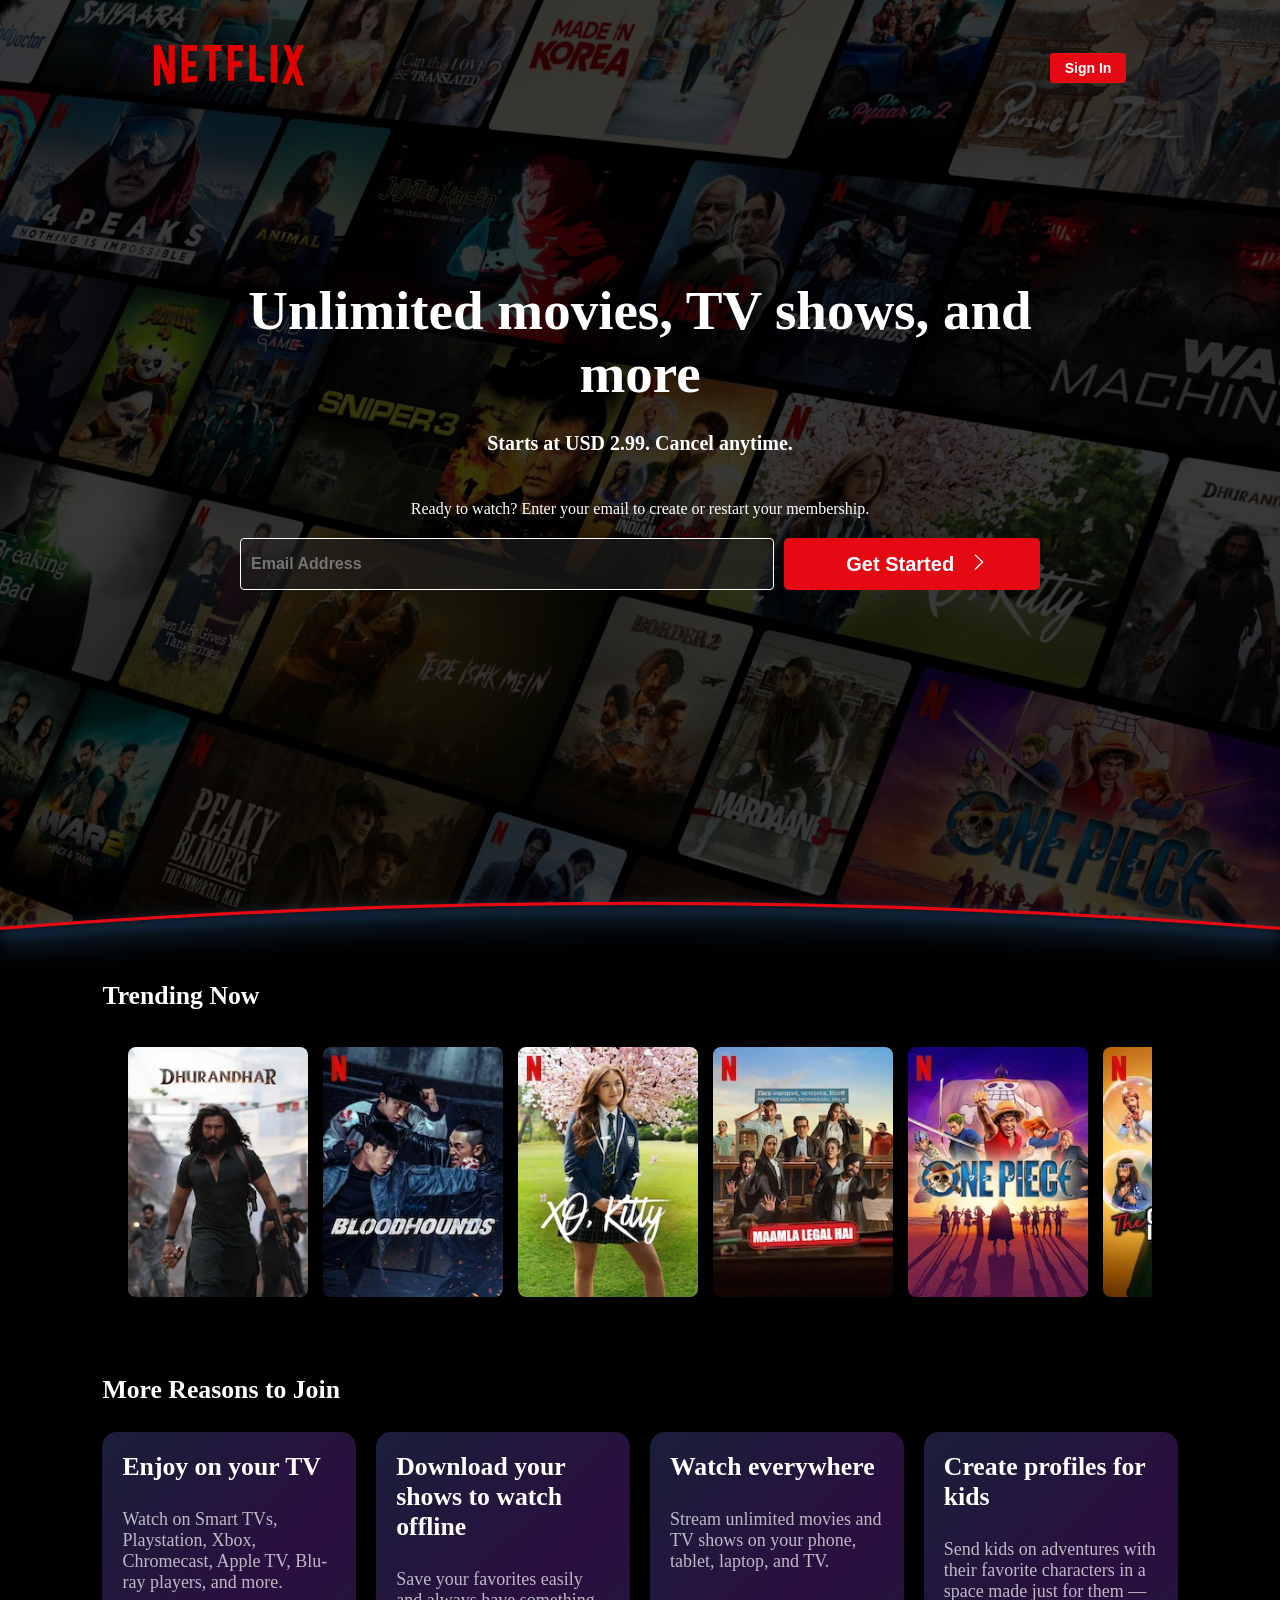
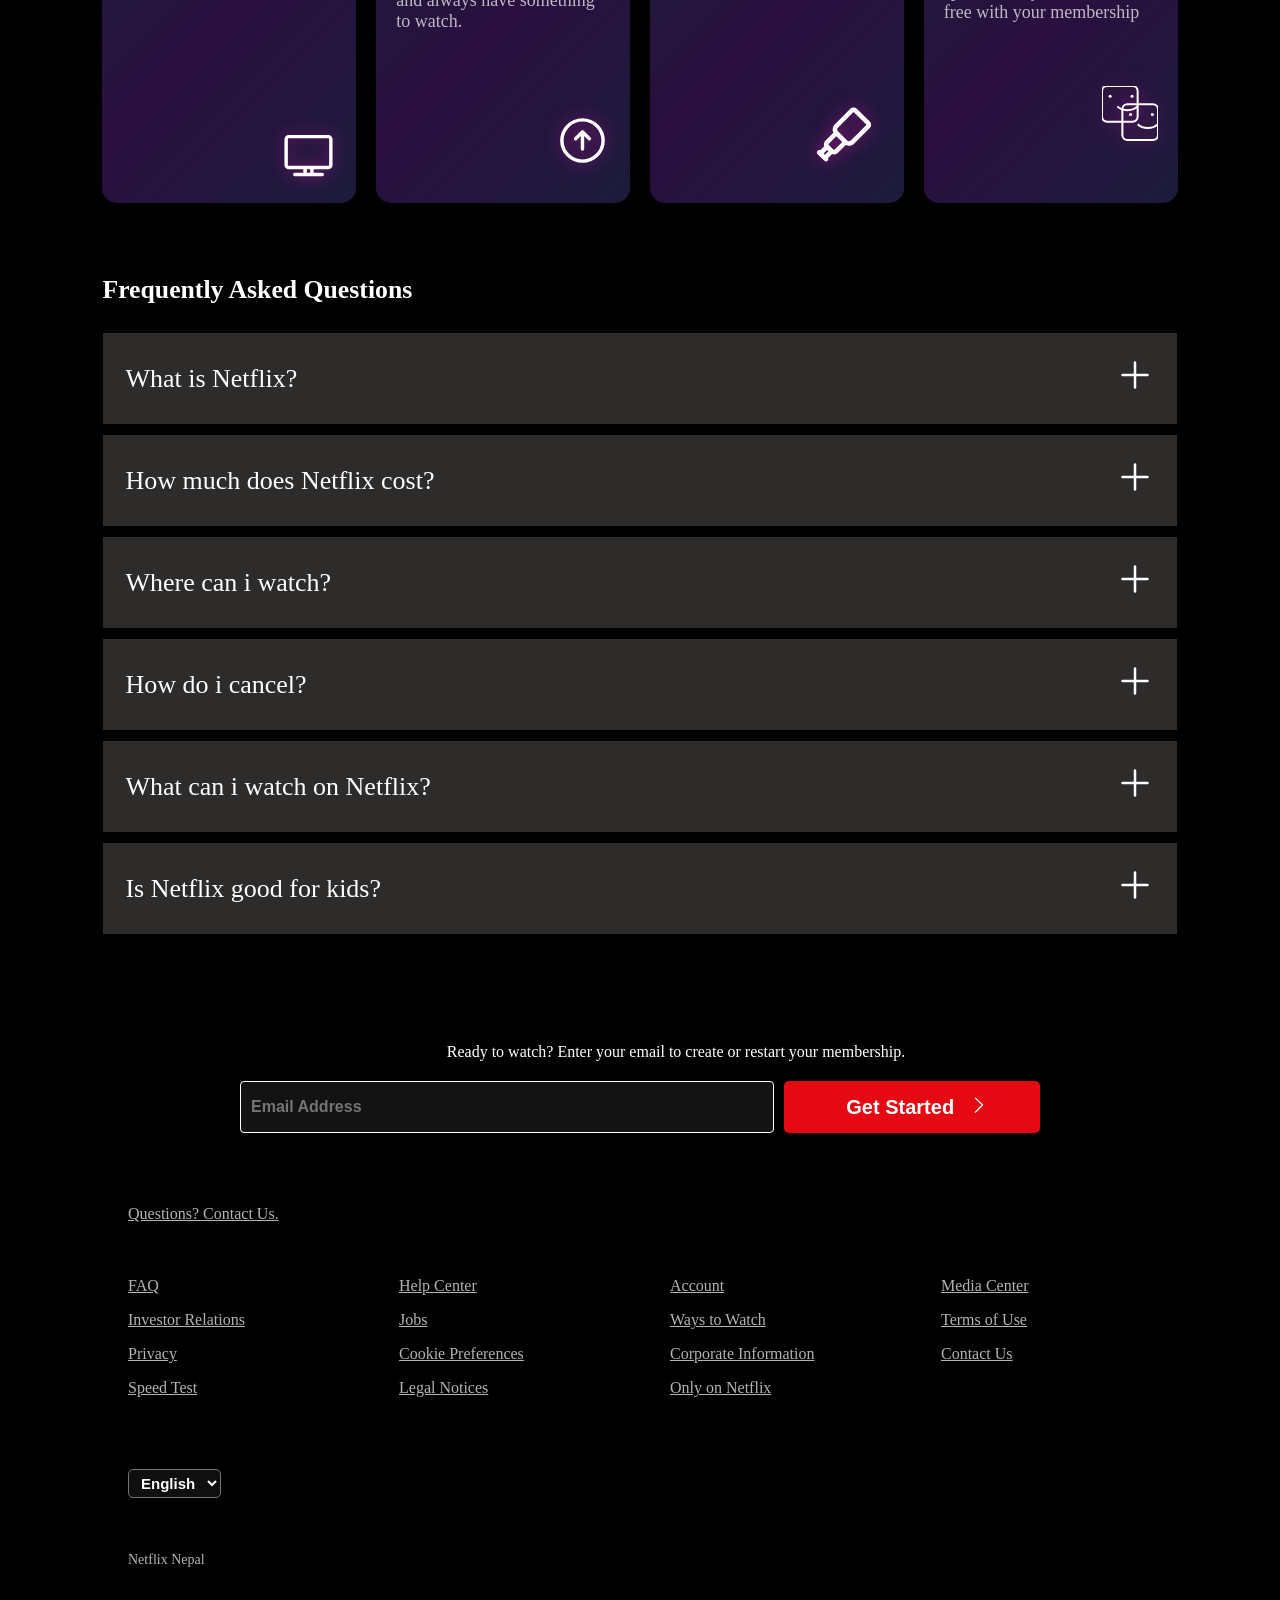
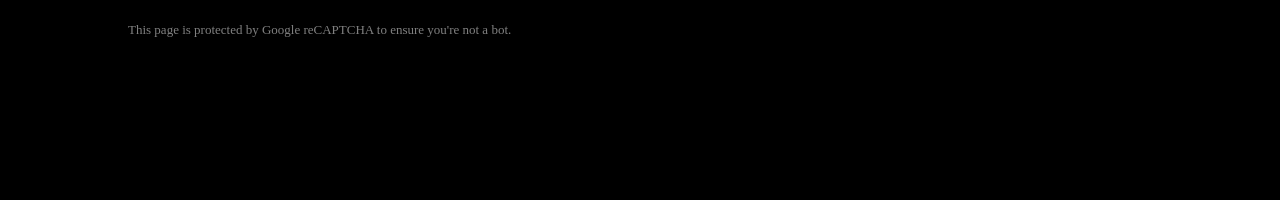
<file: index.html>
<!DOCTYPE html>
<html lang="en">

<head>
    <meta charset="UTF-8">
    <meta name="viewport" content="width=device-width, initial-scale=1.0">
    <title>Netflix Nepal - Watch TV Shows Online, Watch Movies Online</title>
    <link rel="stylesheet" href="styles.css">
</head>

<body>
    <div class="hero">
        <header>

            <nav>
                <div class="logo">
                    <img src="netflix-2-logo-svg-vector.svg" width="150px" alt="">
                </div>
                <div class="right">
                    <button>Sign In</button>
                </div>
            </nav>
        </header>

        <section>
            <div class="container">
                <p>Unlimited movies, TV shows, and more</p>
                <p>Starts at USD 2.99. Cancel anytime.</p>
                <p>Ready to watch? Enter your email to create or restart your membership.</p>
                <span><input type="email" placeholder="Email Address">
                    <button>Get Started <img src="right-arrow-backup-2-svgrepo-com.svg" width="18px"> </button>
                </span>

            </div>
            <svg class="curve" viewBox="0 0 1440 60" preserveAspectRatio="none">
                <path d="M0,50 C480,30 960,30 1440,50 L1440,60 L0,60 Z"></path>
            </svg>

            <svg class="red-curve" viewBox="0 0 1440 60" preserveAspectRatio="none">
                <path d="M0,50 C480,30 960,30 1440,50" fill="none" stroke="#e50914" stroke-width="2" />
            </svg>
    </div>
    <div class="next-section">
        <h3>Trending Now</h3>
        <div class="posters">
            <div class="movie"><img src="1st(Dhurandhar).jpg" height="250" width="180" alt=""></div>
            <div class="movie"><img src="2nd(Bloodhounds).jpg" height="250" width="180" alt=""></div>
            <div class="movie"><img src="3rd(XO Kitty).jpg" height="250" width="180" alt=""></div>
            <div class="movie"><img src="4th.jpg" height="250" width="180" alt=""></div>
            <div class="movie"><img src="5th.jpg" height="250" width="180" alt=""></div>
            <div class="movie"><img src="6th.jpg" height="250" width="180" alt=""></div>
            <div class="movie"><img src="7th.jpg" height="250" width="180" alt=""></div>
            <div class="movie"><img src="8th.jpg" height="250" width="180" alt=""></div>
            <div class="movie"><img src="9th.jpg" height="250" width="180" alt=""></div>
            <div class="movie"><img src="10th.jpg" height="250" width="180" alt=""></div>
        </div>
        <h3>More Reasons to Join</h3>
        <div class="reasons">
            <div class="reason">
                <h3>Enjoy on your TV</h3>
                <div class="para first">
                    <p>Watch on Smart TVs, Playstation, Xbox, Chromecast, Apple TV, Blu-ray players, and more.</p>
                </div>
                <svg xmlns="http://www.w3.org/2000/svg" fill="none" viewBox="0 0 24 24" stroke-width="1.5"
                    stroke="currentColor" class="size-6">
                    <path stroke-linecap="round" stroke-linejoin="round"
                        d="M6 20.25h12m-7.5-3v3m3-3v3m-10.125-3h17.25c.621 0 1.125-.504 1.125-1.125V4.875c0-.621-.504-1.125-1.125-1.125H3.375c-.621 0-1.125.504-1.125 1.125v11.25c0 .621.504 1.125 1.125 1.125Z" />
                </svg>

            </div>
            <div class="reason">
                <h3>Download your shows to watch offline</h3>
                <div class="para second">
                    <p>Save your favorites easily and always have something to watch.</p>
                </div>
                <svg xmlns="http://www.w3.org/2000/svg" fill="none" viewBox="0 0 24 24" stroke-width="1.5"
                    stroke="currentColor" class="size-6">
                    <path stroke-linecap="round" stroke-linejoin="round"
                        d="m15 11.25-3-3m0 0-3 3m3-3v7.5M21 12a9 9 0 1 1-18 0 9 9 0 0 1 18 0Z" />
                </svg>

            </div>
            <div class="reason">
                <h3>Watch everywhere</h3>
                <div class="para third">
                    <p>Stream unlimited movies and TV shows on your phone, tablet, laptop, and TV.</p>
                </div>
                <svg width="80px" height="80px" viewBox="0 0 24 24" fill="none" xmlns="http://www.w3.org/2000/svg">
                    <path fill-rule="evenodd" clip-rule="evenodd"
                        d="M14.7529 0.790742C15.5284 0.0152789 16.7837 0.00892685 17.567 0.776495L23.2422 6.33797C24.039 7.11875 24.043 8.40043 23.2511 9.18615L16.3702 16.0136C15.3949 16.9814 13.9421 17.1752 12.7754 16.5967L9.36714 20.0049C8.67655 20.6955 7.67166 20.8802 6.81291 20.5591L5.04343 22.3286C5.24437 22.7066 5.1856 23.1864 4.86714 23.5049C4.47662 23.8954 3.84345 23.8954 3.45293 23.5049L2.95293 23.0049L0.952927 21.0049L0.452927 20.5049C0.0624031 20.1144 0.0624031 19.4812 0.452927 19.0907C0.77139 18.7722 1.25121 18.7134 1.62922 18.9144L3.3987 17.1449C3.07759 16.2861 3.26234 15.2813 3.95294 14.5907L7.36152 11.1822C6.78415 10.0153 6.98129 8.5624 7.95293 7.59076L14.7529 0.790742ZM8.66003 12.7121L5.36714 16.0049C5.20539 16.1667 5.20538 16.4289 5.36714 16.5907L7.36714 18.5907C7.52891 18.7524 7.79118 18.7524 7.95294 18.5907L11.2458 15.2979L8.66003 12.7121ZM4.66003 18.712L3.07425 20.2978L3.66003 20.8836L5.24582 19.2978L4.66003 18.712ZM21.8424 7.76644L16.1672 2.20496L9.36714 9.00498C8.92924 9.44288 8.92924 10.1529 9.36714 10.5908L13.3671 14.5908C13.8071 15.0307 14.5199 15.0321 14.9615 14.5939L21.8424 7.76644Z"
                        fill="#ffffff" />
                </svg>
            </div>
            <div class="reason">
                <h3>Create profiles for kids</h3>
                <div class="para fourth">
                    <p>Send kids on adventures with their favorite characters in a space made just for them — free with
                        your membership</p>
                </div>
                <svg class="icon" viewBox="0 0 110 108" fill="none">
                    <!-- Left screen -->
                    <rect x="0" y="0" width="70" height="70" rx="10" stroke="currentColor" stroke-width="4" />

                    <!-- Right screen -->
                    <rect x="40" y="36" width="70" height="70" rx="10" stroke="currentColor" stroke-width="4" />

                    <!-- Eyes / dots -->
                    <circle cx="16" cy="20" r="3" fill="currentColor" />
                    <circle cx="59" cy="20" r="3" fill="currentColor" />
                    <circle cx="56" cy="56" r="3" fill="currentColor" />
                    <circle cx="99" cy="56" r="3" fill="currentColor" />

                    <!-- Smile / curve -->
                    <path d="M30 40 C40 50, 60 50, 70 40" stroke="currentColor" stroke-width="4" fill="none" />
                    <path d="M70 75 C80 85, 100 85, 110 75" stroke="currentColor" stroke-width="4" fill="none" />
                </svg>
            </div>
        </div>
        <div class="frequent">
            <h3>Frequently Asked Questions</h3>
            <div class="box box1">
                <div class="text">What is Netflix?</div>
                <div class="right"><svg xmlns="http://www.w3.org/2000/svg" fill="none" viewBox="0 0 24 24"
                        stroke-width="1.5" stroke="currentColor" class="size-6">
                        <path stroke-linecap="round" stroke-linejoin="round" d="M12 4.5v15m7.5-7.5h-15" />
                    </svg>
                </div>
            </div>
            <div class="box box2">
                <div class="text">How much does Netflix cost?</div>
                <div class="right"><svg xmlns="http://www.w3.org/2000/svg" fill="none" viewBox="0 0 24 24"
                        stroke-width="1.5" stroke="currentColor" class="size-6">
                        <path stroke-linecap="round" stroke-linejoin="round" d="M12 4.5v15m7.5-7.5h-15" />
                    </svg>
                </div>
            </div>
            <div class="box box3">
                <div class="text">Where can i watch?</div>
                <div class="right"><svg xmlns="http://www.w3.org/2000/svg" fill="none" viewBox="0 0 24 24"
                        stroke-width="1.5" stroke="currentColor" class="size-6">
                        <path stroke-linecap="round" stroke-linejoin="round" d="M12 4.5v15m7.5-7.5h-15" />
                    </svg>
                </div>
            </div>
            <div class="box box4">
                <div class="text">How do i cancel?</div>
                <div class="right"><svg xmlns="http://www.w3.org/2000/svg" fill="none" viewBox="0 0 24 24"
                        stroke-width="1.5" stroke="currentColor" class="size-6">
                        <path stroke-linecap="round" stroke-linejoin="round" d="M12 4.5v15m7.5-7.5h-15" />
                    </svg>
                </div>
            </div>
            <div class="box box5">
                <div class="text">What can i watch on Netflix?</div>
                <div class="right"><svg xmlns="http://www.w3.org/2000/svg" fill="none" viewBox="0 0 24 24"
                        stroke-width="1.5" stroke="currentColor" class="size-6">
                        <path stroke-linecap="round" stroke-linejoin="round" d="M12 4.5v15m7.5-7.5h-15" />
                    </svg>
                </div>
            </div>
            <div class="box box6">
                <div class="text">Is Netflix good for kids?</div>
                <div class="right"><svg xmlns="http://www.w3.org/2000/svg" fill="none" viewBox="0 0 24 24"
                        stroke-width="1.5" stroke="currentColor" class="size-6">
                        <path stroke-linecap="round" stroke-linejoin="round" d="M12 4.5v15m7.5-7.5h-15" />
                    </svg>
                </div>
            </div>
        </div>
    </div>
    <footer>
        <div class="mail">
            <p>Ready to watch? Enter your email to create or restart your membership.</p>
            <span><input type="email" placeholder="Email Address">
                <button>Get Started <img src="right-arrow-backup-2-svgrepo-com.svg" width="18px"> </button>
            </span>
        </div>
        <div class="questions">
            <p><u>Questions? Contact Us.</u></p>
            <div class="for-grid">

                <div class=" param">FAQ</div>
                <div class=" param">Help Center</div>
                <div class=" param">Account</div>
                <div class=" param">
                    Media Center</div>
                <div class=" param">Investor Relations</div>
                <div class=" param">Jobs</div>
                <div class=" param">
                    Ways to Watch</div>
                <div class=" param">Terms of Use</div>
                <div class=" param">Privacy</div>
                <div class=" param">
                    Cookie Preferences</div>
                <div class="param">
                    Corporate Information</div>
                <div class="param">Contact Us</div>
                <div class="param">Speed Test</div>
                <div class="param">
                    Legal Notices</div>
                <div class="param">Only on Netflix</div>
            </div>
            <div class="lang-btn">

                <select name="language" id="lang">
                    <option value="english">English</option>
                </select>
            </div>
            <div class="closing">
                <p>Netflix Nepal</p>
                <p>This page is protected by Google reCAPTCHA to ensure you're not a bot.</p>
            </div>
        </div>
    </footer>


</body>

</html>
</file>
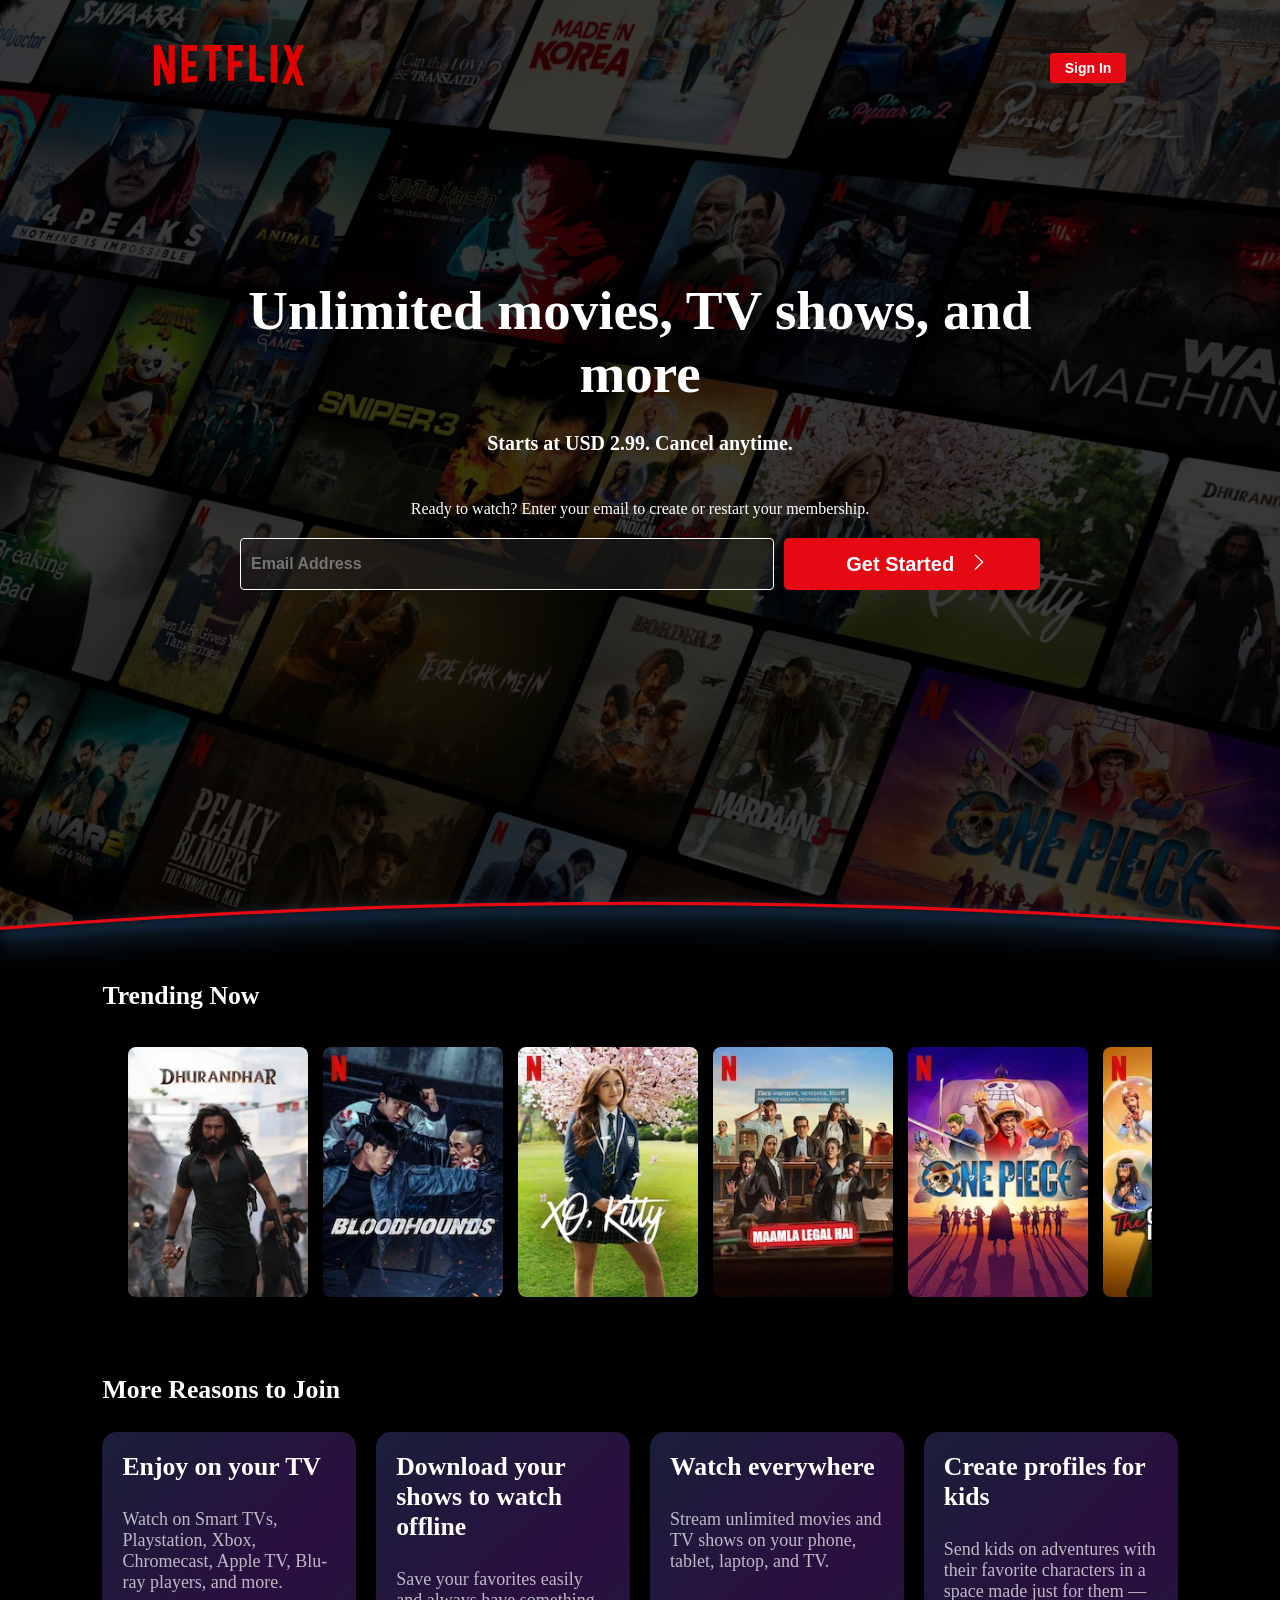
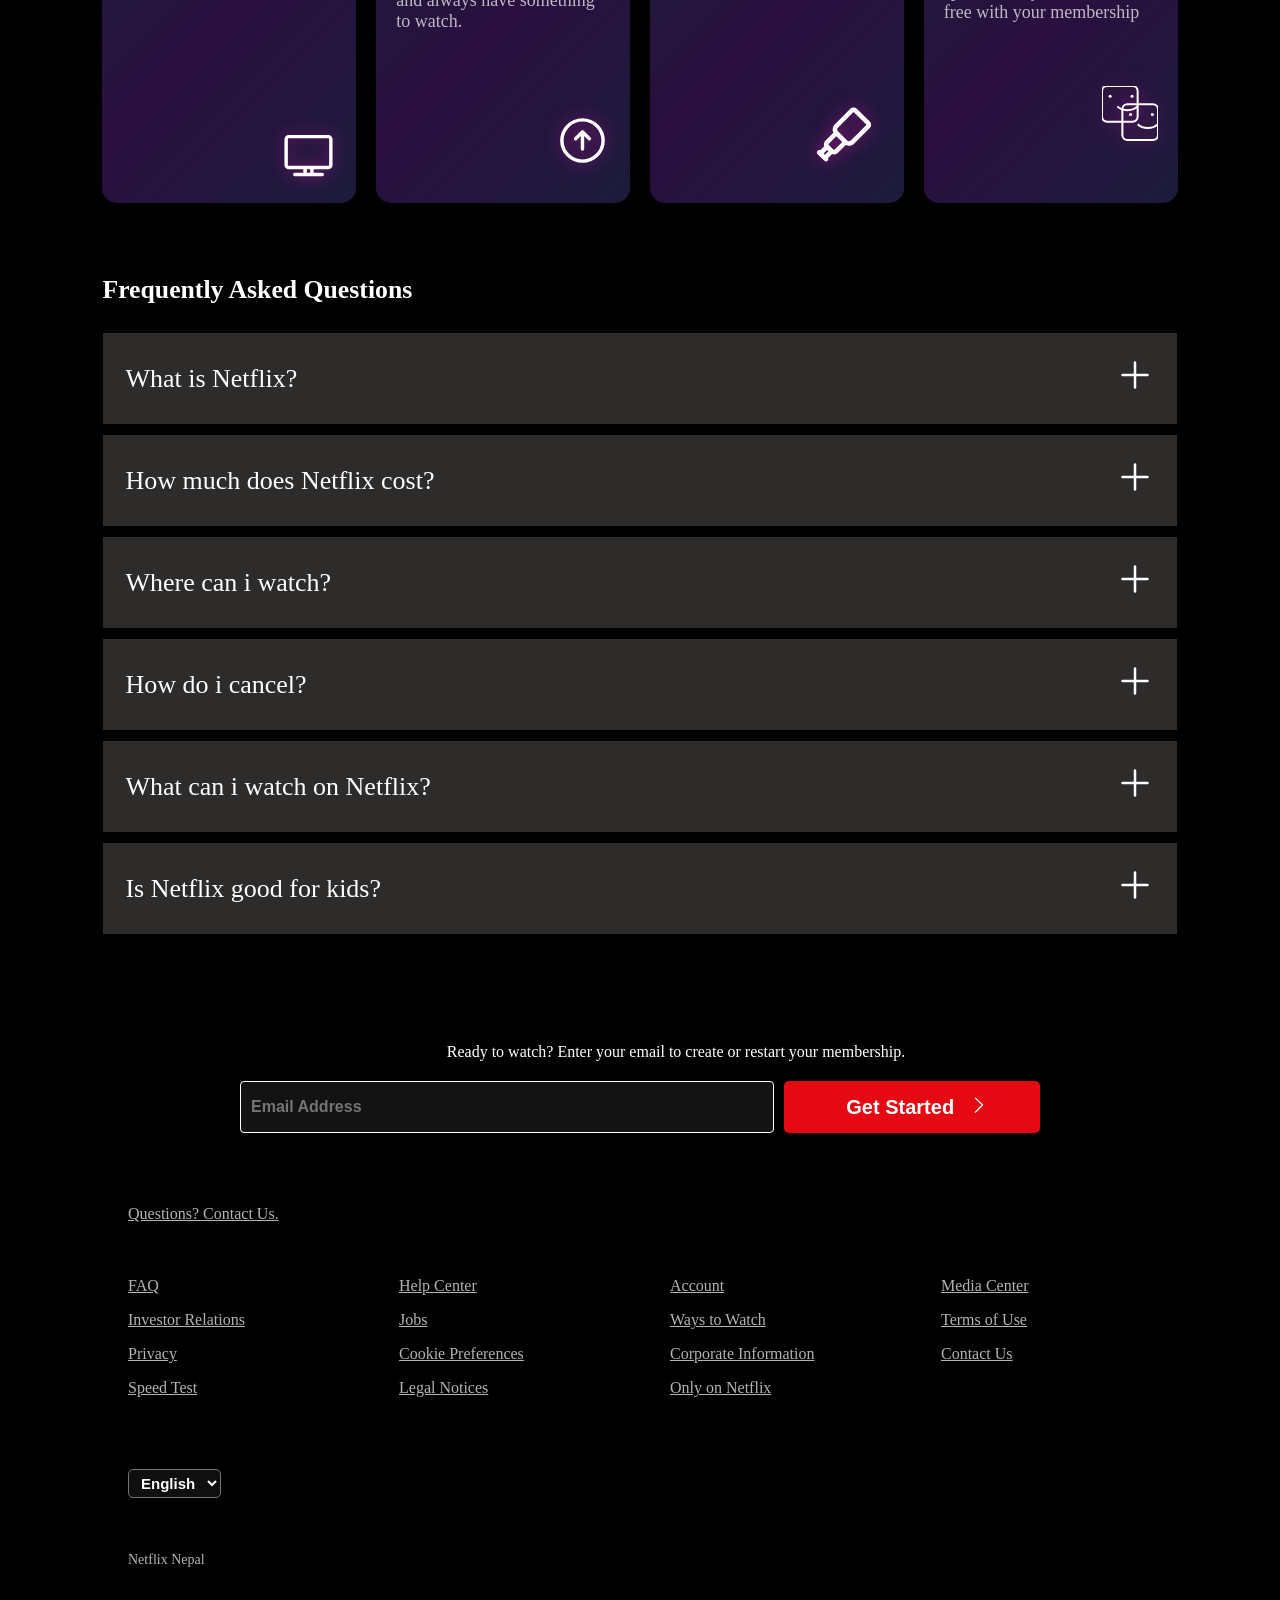
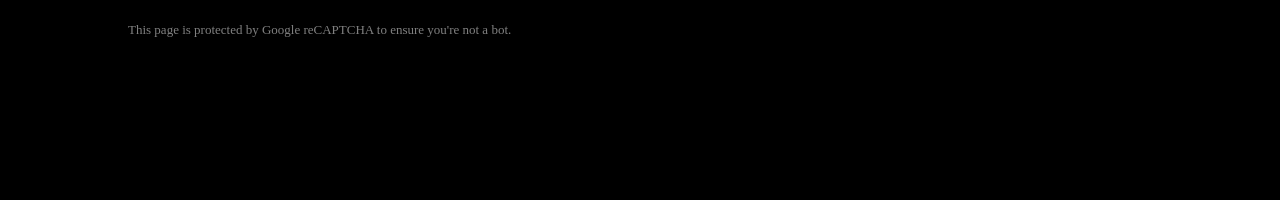
<file: Netflix_Clone_Project-1.html>
<!DOCTYPE html>
<html lang="en">

<head>
    <meta charset="UTF-8">
    <meta name="viewport" content="width=device-width, initial-scale=1.0">
    <title>Netflix Nepal - Watch TV Shows Online, Watch Movies Online</title>
    <link rel="stylesheet" href="styles.css">
</head>

<body>
    <!-- <div class="background-image">
        <img src="netflix_background_image.jpg" alt="">
    </div> -->
    <div class="hero">
        <header>

            <nav>
                <div class="logo">
                    <img src="netflix-2-logo-svg-vector.svg" width="150px" alt="">
                </div>
                <div class="right">
                    <button>Sign In</button>
                </div>
            </nav>
        </header>

        <section>
            <div class="container">
                <p>Unlimited movies, TV shows, and more</p>
                <p>Starts at USD 2.99. Cancel anytime.</p>
                <p>Ready to watch? Enter your email to create or restart your membership.</p>
                <span><input type="email" placeholder="Email Address">
                    <button>Get Started <img src="right-arrow-backup-2-svgrepo-com.svg" width="18px"> </button>
                </span>

            </div>
            <svg class="curve" viewBox="0 0 1440 60" preserveAspectRatio="none">
                <path d="M0,50 C480,30 960,30 1440,50 L1440,60 L0,60 Z"></path>
            </svg>

            <svg class="red-curve" viewBox="0 0 1440 60" preserveAspectRatio="none">
                <path d="M0,50 C480,30 960,30 1440,50" fill="none" stroke="#e50914" stroke-width="2" />
            </svg>
    </div>
    <div class="next-section">
        <h3>Trending Now</h3>
        <div class="posters">
            <div class="movie"><img src="1st(Dhurandhar).jpg" height="250" width="180" alt=""></div>
            <div class="movie"><img src="2nd(Bloodhounds).jpg" height="250" width="180" alt=""></div>
            <div class="movie"><img src="3rd(XO Kitty).jpg" height="250" width="180" alt=""></div>
            <div class="movie"><img src="4th.jpg" height="250" width="180" alt=""></div>
            <div class="movie"><img src="5th.jpg" height="250" width="180" alt=""></div>
            <div class="movie"><img src="6th.jpg" height="250" width="180" alt=""></div>
            <div class="movie"><img src="7th.jpg" height="250" width="180" alt=""></div>
            <div class="movie"><img src="8th.jpg" height="250" width="180" alt=""></div>
            <div class="movie"><img src="9th.jpg" height="250" width="180" alt=""></div>
            <div class="movie"><img src="10th.jpg" height="250" width="180" alt=""></div>
        </div>
        <h3>More Reasons to Join</h3>
        <div class="reasons">
            <div class="reason">
                <h3>Enjoy on your TV</h3>
                <div class="para first">
                    <p>Watch on Smart TVs, Playstation, Xbox, Chromecast, Apple TV, Blu-ray players, and more.</p>
                </div>
                <svg xmlns="http://www.w3.org/2000/svg" fill="none" viewBox="0 0 24 24" stroke-width="1.5" stroke="currentColor" class="size-6">
  <path stroke-linecap="round" stroke-linejoin="round" d="M6 20.25h12m-7.5-3v3m3-3v3m-10.125-3h17.25c.621 0 1.125-.504 1.125-1.125V4.875c0-.621-.504-1.125-1.125-1.125H3.375c-.621 0-1.125.504-1.125 1.125v11.25c0 .621.504 1.125 1.125 1.125Z" />
</svg>

            </div>
            <div class="reason">
                <h3>Download your shows to watch offline</h3>
                <div class="para second">
                    <p>Save your favorites easily and always have something to watch.</p>
                </div>
               <svg xmlns="http://www.w3.org/2000/svg" fill="none" viewBox="0 0 24 24" stroke-width="1.5" stroke="currentColor" class="size-6">
  <path stroke-linecap="round" stroke-linejoin="round" d="m15 11.25-3-3m0 0-3 3m3-3v7.5M21 12a9 9 0 1 1-18 0 9 9 0 0 1 18 0Z" />
</svg>

            </div>
            <div class="reason">
                <h3>Watch everywhere</h3>
                <div class="para third">
                    <p>Stream unlimited movies and TV shows on your phone, tablet, laptop, and TV.</p>
                </div>
                <?xml version="1.0" encoding="utf-8"?><!-- Uploaded to: SVG Repo, www.svgrepo.com, Generator: SVG Repo Mixer Tools -->
<svg width="80px" height="80px" viewBox="0 0 24 24" fill="none" xmlns="http://www.w3.org/2000/svg">
<path fill-rule="evenodd" clip-rule="evenodd" d="M14.7529 0.790742C15.5284 0.0152789 16.7837 0.00892685 17.567 0.776495L23.2422 6.33797C24.039 7.11875 24.043 8.40043 23.2511 9.18615L16.3702 16.0136C15.3949 16.9814 13.9421 17.1752 12.7754 16.5967L9.36714 20.0049C8.67655 20.6955 7.67166 20.8802 6.81291 20.5591L5.04343 22.3286C5.24437 22.7066 5.1856 23.1864 4.86714 23.5049C4.47662 23.8954 3.84345 23.8954 3.45293 23.5049L2.95293 23.0049L0.952927 21.0049L0.452927 20.5049C0.0624031 20.1144 0.0624031 19.4812 0.452927 19.0907C0.77139 18.7722 1.25121 18.7134 1.62922 18.9144L3.3987 17.1449C3.07759 16.2861 3.26234 15.2813 3.95294 14.5907L7.36152 11.1822C6.78415 10.0153 6.98129 8.5624 7.95293 7.59076L14.7529 0.790742ZM8.66003 12.7121L5.36714 16.0049C5.20539 16.1667 5.20538 16.4289 5.36714 16.5907L7.36714 18.5907C7.52891 18.7524 7.79118 18.7524 7.95294 18.5907L11.2458 15.2979L8.66003 12.7121ZM4.66003 18.712L3.07425 20.2978L3.66003 20.8836L5.24582 19.2978L4.66003 18.712ZM21.8424 7.76644L16.1672 2.20496L9.36714 9.00498C8.92924 9.44288 8.92924 10.1529 9.36714 10.5908L13.3671 14.5908C13.8071 15.0307 14.5199 15.0321 14.9615 14.5939L21.8424 7.76644Z" fill="#ffffff"/>
</svg>
            </div>
            <div class="reason">
                <h3>Create profiles for kids</h3>
                <div class="para fourth">
                    <p>Send kids on adventures with their favorite characters in a space made just for them — free with your membership</p>
                </div>
                <svg class="icon" viewBox="0 0 110 108" fill="none">
  <!-- Left screen -->
  <rect x="0" y="0" width="70" height="70" rx="10" stroke="currentColor" stroke-width="4"/>

  <!-- Right screen -->
  <rect x="40" y="36" width="70" height="70" rx="10" stroke="currentColor" stroke-width="4"/>

  <!-- Eyes / dots -->
  <circle cx="16" cy="20" r="3" fill="currentColor"/>
  <circle cx="59" cy="20" r="3" fill="currentColor"/>
  <circle cx="56" cy="56" r="3" fill="currentColor"/>
  <circle cx="99" cy="56" r="3" fill="currentColor"/>

  <!-- Smile / curve -->
  <path d="M30 40 C40 50, 60 50, 70 40" stroke="currentColor" stroke-width="4" fill="none"/>
  <path d="M70 75 C80 85, 100 85, 110 75" stroke="currentColor" stroke-width="4" fill="none"/>
</svg>
            </div>
        </div>
        <div class="frequent">
            <h3>Frequently Asked Questions</h3>
            <div class="box box1">
                <div class="text">What is Netflix?</div>
                <div class="right"><svg xmlns="http://www.w3.org/2000/svg" fill="none" viewBox="0 0 24 24" stroke-width="1.5" stroke="currentColor" class="size-6">
  <path stroke-linecap="round" stroke-linejoin="round" d="M12 4.5v15m7.5-7.5h-15" />
</svg>
</div>
            </div>
            <div class="box box2">
                <div class="text">How much does Netflix cost?</div>
                <div class="right"><svg xmlns="http://www.w3.org/2000/svg" fill="none" viewBox="0 0 24 24" stroke-width="1.5" stroke="currentColor" class="size-6">
  <path stroke-linecap="round" stroke-linejoin="round" d="M12 4.5v15m7.5-7.5h-15" />
</svg>
</div>
            </div>
            <div class="box box3">
                <div class="text">Where can i watch?</div>
                <div class="right"><svg xmlns="http://www.w3.org/2000/svg" fill="none" viewBox="0 0 24 24" stroke-width="1.5" stroke="currentColor" class="size-6">
  <path stroke-linecap="round" stroke-linejoin="round" d="M12 4.5v15m7.5-7.5h-15" />
</svg>
</div>
            </div>
            <div class="box box4">
                <div class="text">How do i cancel?</div>
                <div class="right"><svg xmlns="http://www.w3.org/2000/svg" fill="none" viewBox="0 0 24 24" stroke-width="1.5" stroke="currentColor" class="size-6">
  <path stroke-linecap="round" stroke-linejoin="round" d="M12 4.5v15m7.5-7.5h-15" />
</svg>
</div>
            </div>
            <div class="box box5">
                <div class="text">What can i watch on Netflix?</div>
                <div class="right"><svg xmlns="http://www.w3.org/2000/svg" fill="none" viewBox="0 0 24 24" stroke-width="1.5" stroke="currentColor" class="size-6">
  <path stroke-linecap="round" stroke-linejoin="round" d="M12 4.5v15m7.5-7.5h-15" />
</svg>
</div>
            </div>
            <div class="box box6">
                <div class="text">Is Netflix good for kids?</div>
                <div class="right"><svg xmlns="http://www.w3.org/2000/svg" fill="none" viewBox="0 0 24 24" stroke-width="1.5" stroke="currentColor" class="size-6">
  <path stroke-linecap="round" stroke-linejoin="round" d="M12 4.5v15m7.5-7.5h-15" />
</svg>
</div>
            </div>
        </div>
    </div>
    <footer>
        <div class="mail">
            <p>Ready to watch? Enter your email to create or restart your membership.</p>
                <span><input type="email" placeholder="Email Address">
                    <button>Get Started <img src="right-arrow-backup-2-svgrepo-com.svg" width="18px"> </button>
                </span>
        </div>
        <div class="questions">
            <p><u>Questions? Contact Us.</u></p>
            <div class="for-grid">

                <div class=" param">FAQ</div>
                <div class=" param">Help Center</div>
                <div class=" param">Account</div>
                <div class=" param">
                    Media Center</div>
                    <div class=" param">Investor Relations</div>
                    <div class=" param">Jobs</div>
                    <div class=" param">
                        Ways to Watch</div>
                        <div class=" param">Terms of Use</div>
                        <div class=" param">Privacy</div>
                        <div class=" param">
                            Cookie Preferences</div>
                            <div class="param">
                                Corporate Information</div>
                                <div class="param">Contact Us</div>
                                <div class="param">Speed Test</div>
                                <div class="param">
                                    Legal Notices</div>
                                    <div class="param">Only on Netflix</div>
                                </div>
                                <div class="lang-btn">
                                    
                                        <select name="language" id="lang">
                                            <option value="english">English</option>
                                        </select>
                                </div>
                                <div class="closing">
                                    <p>Netflix Nepal</p>
                                    <p>This page is protected by Google reCAPTCHA to ensure you're not a bot.</p>
                                </div>
        </div>
    </footer>


</body>

</html>
</file>
<file: styles.css>
* {
            margin: 0;
            padding: 0;

        }



        body {
            background-color: black;
            /* min-height: 100vh; */
            /* background-image: url(netflix_background_image.jpg); */
            font-family: 'Segoe UI', 'Roboto', 'Ubuntu', 'sans-serif';
        }

        .hero {
            min-height: 105vh;
            position: relative;

            background: url("netflix_background_image.jpg") center/cover no-repeat;
            background-position: center center;
        }

        .curve {
            position: absolute;
            bottom: 0;
            width: 100%;
            height: 100px;
            fill: black;
            z-index: 5;
        }

        .red-curve {
            position: absolute;
            bottom: 0;
            width: 100%;
            height: 100px;
            z-index: 6;

            filter:
                drop-shadow(0 6px 6px rgba(61, 140, 214, 0.7)) drop-shadow(0 12px 12px rgba(61, 140, 214, 0.7));
        }

        .hero::before {
            content: "";
            position: absolute;
            top: 0;
            left: 0;
            width: 100%;
            height: 100%;
            background-color: rgba(0, 0, 0, 0.7);
            /* overlay */
        }

        nav {
            /* border: 2px solid black; */
            height: 15vh;
            display: flex;

            justify-content: space-between;
            align-items: center;
            margin: 0 12vw;
        }

        .logo img {
            filter: contrast(180%);
            /* filter: brightness(100%); */
        }



        nav .right button {
            padding: 7px 15px;
            background-color: rgb(229, 9, 20);
            border: rgb(229, 9, 20);
            border-radius: 3px;
            color: white;
            font-weight: 550;
            font-size: 14px;
            filter: brightness(100%);
            cursor: pointer;
        }

        section .container {
            z-index: 2;
            display: flex;
            flex-direction: column;
            justify-content: center;
            flex-wrap: wrap;
            margin: 16vh auto 5vh auto;
            max-width: 800px;
            padding: 0 20px;

            text-align: center;
            color: white;
            position: relative;
            z-index: 12;
        }


        section .container p:first-child {
            font-size: 55px;
            font-weight: 800;

        }

        section .container p:nth-child(2) {
            font-size: 20px;
            font-weight: bolder;
            margin: 3vh 0 2vh 0;
        }

        section .container p:nth-child(3) {
            font-size: 16px;
            font-weight: 500;
            margin: 3vh 0 20px 0;
        }

        section .container span {
            display: flex;
            gap: 10px;
            width: 100%;
        }

        section .container span input {

            flex: 2;
            height: 50px;
            border-radius: 4px;
            border: 1px solid white;
            background-color: rgba(34, 32, 32, 0.6);
            color: white;
            padding: 0 10px;
            font-size: medium;
            font-weight: bold;
        }



        section .container span button {
            flex: 1;
            background-color: rgb(229, 9, 20);
            color: white;
            border: none;
            border-radius: 5px;
            font-size: 20px;
            font-weight: bold;
            cursor: pointer;




        }

        section .container span button img {
            filter: invert(1);
            position: relative;
            left: 10px;

        }

        .next-section {
            color: white;
            display: flex;
            flex-direction: column;
            justify-content: center;
            flex-wrap: wrap;
            align-items: center;
            padding: 4vh 0;
            font-size: 22px;
            font-weight: 500;
        }

        .next-section>h3 {
            padding-left: 8vw;
            align-self: flex-start;
        }

        .posters {
            margin: 4vh 0 8vh 0;
            width: 80vw;
            display: flex;
            overflow: auto hidden;
            gap: 15px;
        }

        .posters .movie img {
            border-radius: 8px;
            transition: transform 0.3s ease;
        }

        .posters .movie img:hover {
            transform: scale(1.08);
        }

        .reasons {
            margin-top: 3vh;
            width: 84vw;
            display: grid;
            grid-template-columns: repeat(4, 1fr);
            gap: 20px;
        }

        .reasons .reason {
            border-radius: 15px;
            padding: 20px;
            display: flex;
            flex-direction: column;
            flex-wrap: wrap;
            background: linear-gradient(135deg,
                    #1a1f3a,
                    #2a0f3f,
                    #1c1c3c);
        }

        .reason p {
            font-size: 18px;
            color: rgba(255, 255, 255, 0.7);
            padding: 3vh 0;


        }

        .first {
            margin-bottom: 12vh;
        }

        .second {
            margin-bottom: 6vh;
        }

        .third {
            margin-bottom: 12vh;
        }

        .fourth {
            margin-bottom: 4vh;
        }


        .reason svg {
            height: 55px;
            align-self: flex-end;
            filter: drop-shadow(0 0 8px rgba(221, 18, 170, 0.6));
        }

        .frequent {
            margin-top: 8vh;
            display: flex;
            flex-direction: column;
            width: 84vw;

        }

        .frequent h3 {
            /* padding-left: 8vw; */
            align-self: flex-start;
            margin-bottom: 2vh;

        }

        .frequent .box {
            margin-top: 1vh;
            display: flex;
            justify-content: space-between;
            align-items: center;
            flex-wrap: wrap;
            background-color: rgb(46, 43, 43);
            padding: 22px;
            font-size: 26px;
            font-weight: 400;
            cursor: pointer;
            border: 1px solid black;
        }

        .frequent .box .right svg {
            height: 40px;

        }

        footer .mail {
            z-index: 2;
            display: flex;
            flex-direction: column;
            justify-content: center;
            margin: 0 auto;
            max-width: 800px;
            padding: 0 20px;
            text-align: center;
            color: white;
        }

        footer .mail p {
            position: relative;
            font-size: 16px;
            font-weight: 500;
            margin: 8vh 0 20px 8vh;

        }

        footer .mail span {
            display: flex;
            gap: 10px;
            width: 100%;
        }

        footer .mail span input {
            flex: 2;
            height: 50px;
            border-radius: 4px;
            border: 1px solid white;
            background-color: rgba(34, 32, 32, 0.6);
            color: white;
            padding: 0 10px;
            font-size: medium;
            font-weight: bold;
        }

        footer .mail span button {
            flex: 1;
            background-color: rgb(229, 9, 20);
            color: white;
            border: none;
            border-radius: 5px;
            font-size: 20px;
            font-weight: bold;
            cursor: pointer;
        }

        nav .right button:hover {
            background-color: rgb(193, 17, 25);
        }


        footer .mail span button img {
            filter: invert(1);
            position: relative;
            left: 10px;
        }

        footer .questions {
            color: rgba(255, 255, 255, 0.7);
            margin: 8vh 10vw;
            font-weight: 500;

        }

        footer .questions .for-grid {
            cursor: pointer;
            margin: 6vh 0;
            display: grid;
            grid-template-rows: repeat(4, 1fr);
            grid-template-columns: repeat(4, 1fr);
            text-decoration: underline;
            gap: 16px 60px;
        }

        footer .questions .lang-btn select {
            margin: 8vh 0 6vh 0;
            color: white;
            background-color: rgb(15, 15, 15);
            border-radius: 5px;
            font-size: 15px;
            font-weight: bold;
            display: flex;
            flex-direction: column;
            flex-wrap: wrap;
            justify-content: center;
            align-items: center;
            padding: 4px 8px;
        }


        footer .closing {
            margin-bottom: 8vh;

        }

        footer .closing p:first-child {
            font-size: 14px;
            margin-bottom: 6vh;
            font-weight: 500;
            color: rgba(255, 255, 255, 0.7);
        }

        footer .closing p:nth-child(2) {
            margin-bottom: 18vh;
            font-weight: 400;
            font-size: 13px;
            color: rgba(255, 255, 255, 0.5);
        }

        @media (max-width: 768px) {

            nav {
                margin: 0 5vw;
            }

            .logo img {
                width: 100px;
            }

            section .container p:first-child {
                font-size: 32px;
            }

            section .container p:nth-child(2),
            section .container p:nth-child(3) {
                font-size: 16px;
            }




            section .container span {
                flex-direction: column;
                align-items: center;
                gap: 10px;


            }

            section .container span input {
                width: 80%;
            }

            section .container span button {
                width: 80%;
                font-size: 18px;

            }

            .posters {
                grid-template-columns: repeat(3, 1fr);
                gap: 15px;
            }

            .reasons {
                grid-template-columns: 1fr;
            }

            footer .questions .for-grid {
                grid-template-columns: repeat(2, 1fr);
            }

            footer .mail span {
                flex-direction: column;
                align-items: center;
                gap: 10px;
            }

            footer .mail span input,
            footer .mail span button {
                width: 80%;
            }
        }
</file>
